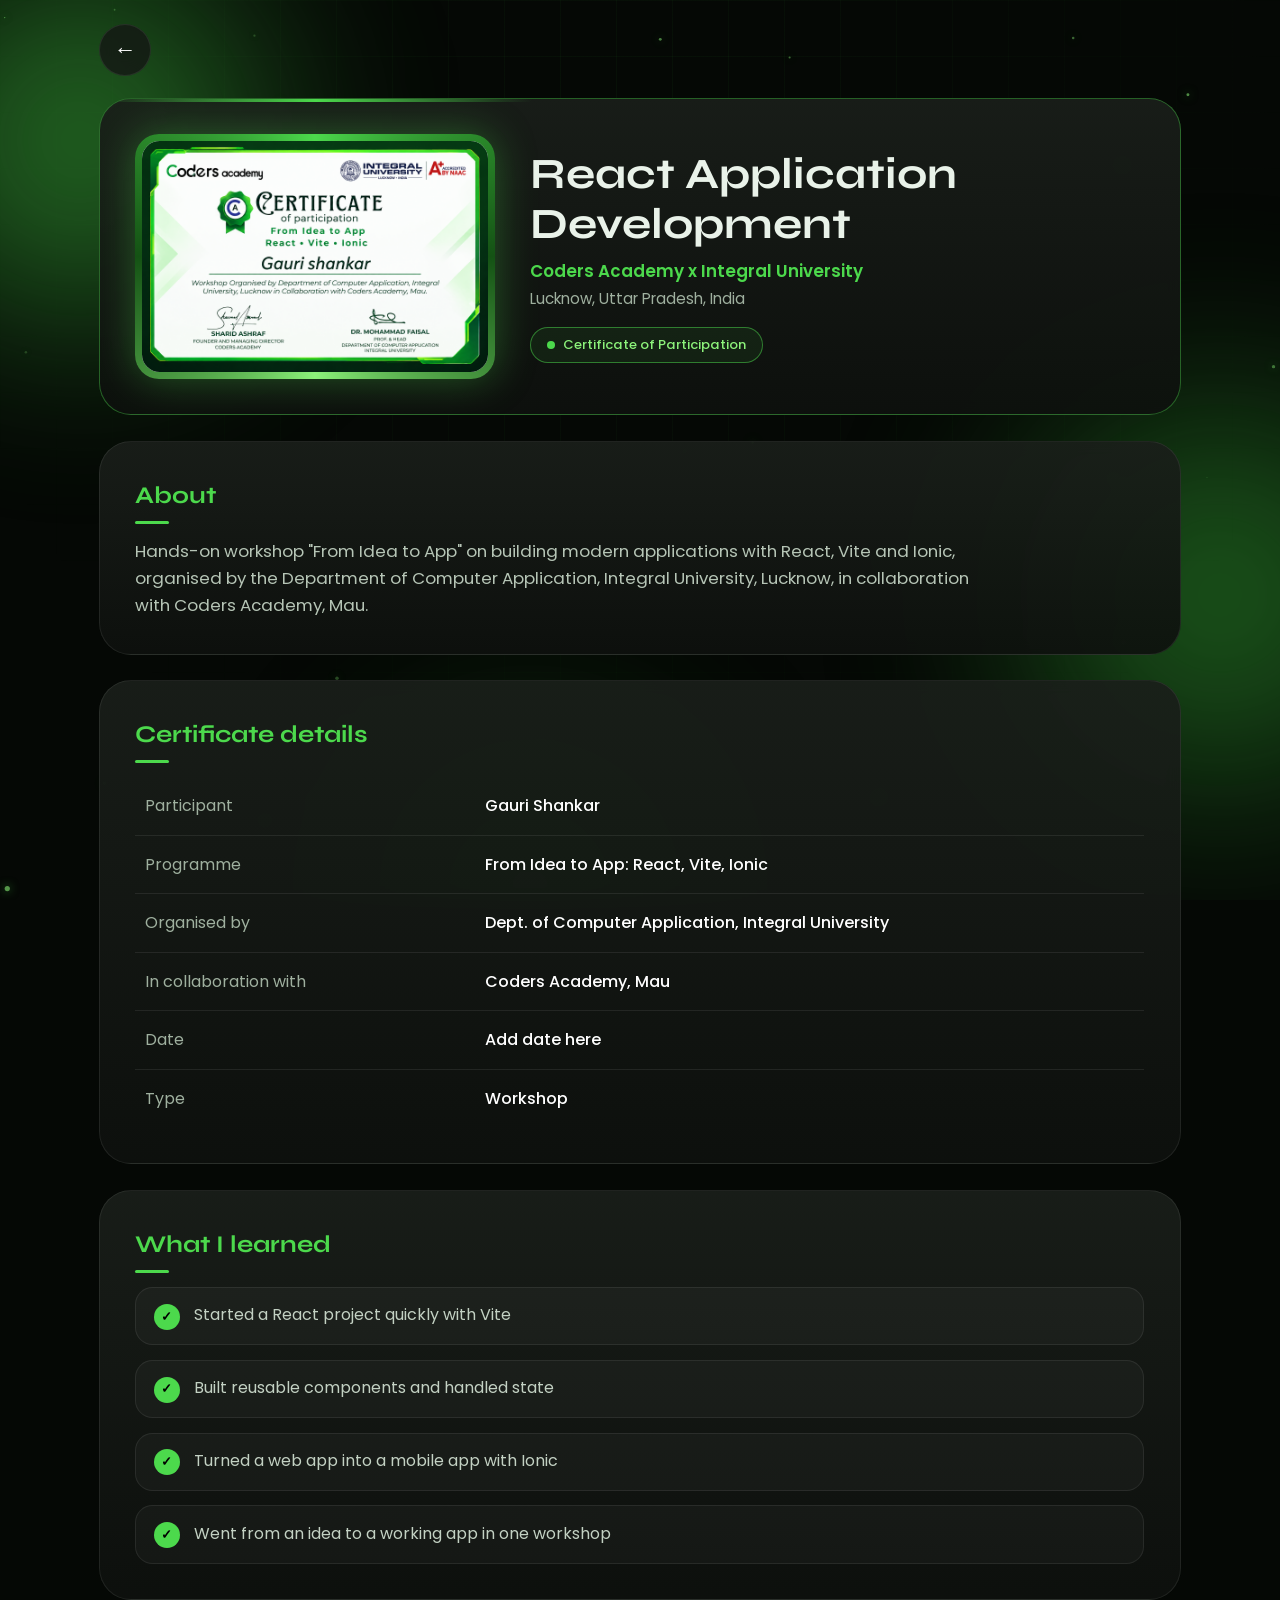
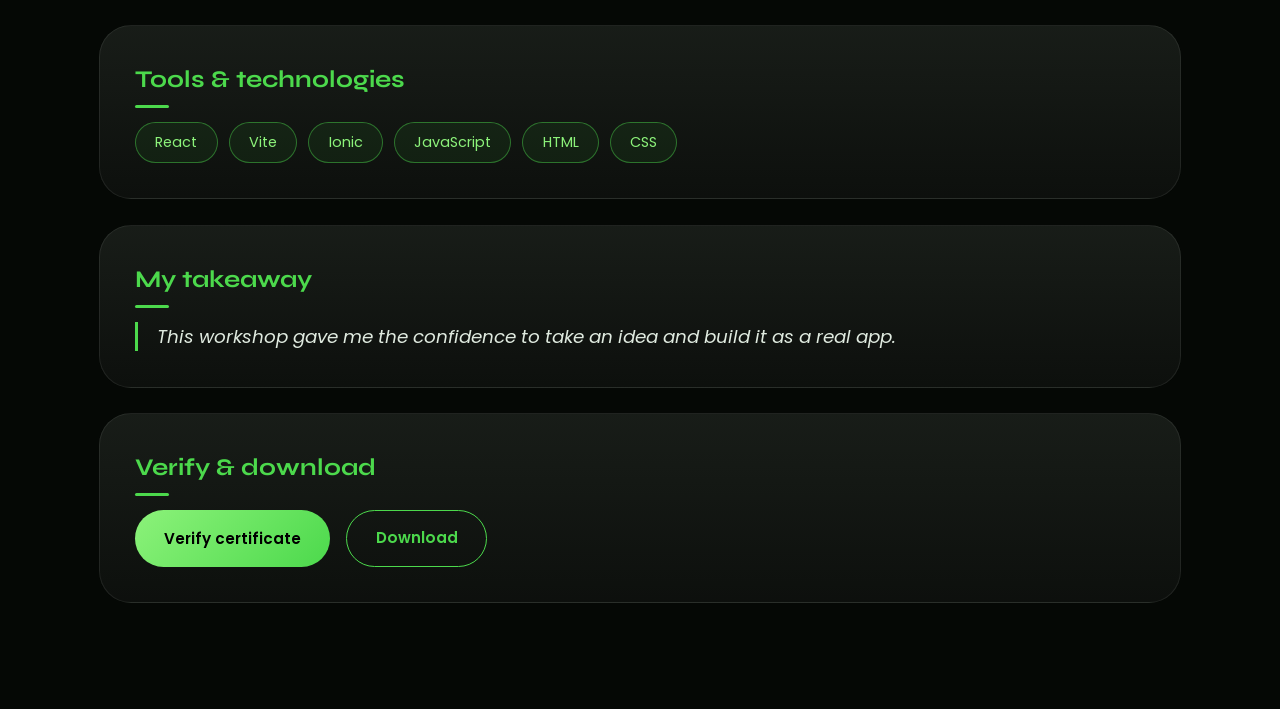
<file: certif.html/certificate-react.html>
<!doctype html>
<html lang="en">
  <head>
    <meta charset="UTF-8" />
    <meta name="viewport" content="width=device-width, initial-scale=1" />
    <title>React Application Development | Gauri Shankar</title>
    <link rel="preconnect" href="https://fonts.googleapis.com" />
    <link rel="preconnect" href="https://fonts.gstatic.com" crossorigin />
    <link
      href="https://fonts.googleapis.com/css2?family=Poppins:wght@400;500;600&family=Syne:wght@400..800&display=swap"
      rel="stylesheet"
    />

    <style>
      :root {
        --g: #4cd94c; /* main green */
        --g-soft: #8cf27a; /* light green */
        --g-deep: #1f7a1f; /* deep green */
        --card: #141714;
        --bg: #050805;
        --txt: #e9f2e9;
        --mut: #9fb09f;
        --line: rgba(255, 255, 255, 0.08);
      }
      * {
        margin: 0;
        padding: 0;
        box-sizing: border-box;
      }
      html {
        scroll-behavior: smooth;
      }
      body {
        font-family: "Poppins", sans-serif;
        background: var(--bg);
        color: var(--txt);
        min-height: 100vh;
        overflow-x: hidden;
        line-height: 1.6;
      }
      h1,
      h2,
      h3 {
        font-family: "Syne", sans-serif;
      }

      /* ================= BACKGROUND ================= */
      .bg {
        position: fixed;
        inset: 0;
        z-index: -2;
        overflow: hidden;
        background: var(--bg);
      }
      .blob {
        position: absolute;
        border-radius: 50%;
        filter: blur(90px);
        opacity: 0.75;
        will-change: transform;
      }
      .b1 {
        width: 520px;
        height: 520px;
        left: -180px;
        top: -120px;
        background: radial-gradient(circle, #3fbf3f, transparent 70%);
        animation: f1 16s ease-in-out infinite alternate;
      }
      .b2 {
        width: 560px;
        height: 560px;
        right: -220px;
        top: 35%;
        background: radial-gradient(circle, #2f9a2f, transparent 70%);
        animation: f2 19s ease-in-out infinite alternate;
      }
      .b3 {
        width: 420px;
        height: 420px;
        left: 25%;
        bottom: -200px;
        background: radial-gradient(circle, #1c6b1c, transparent 70%);
        animation: f3 22s ease-in-out infinite alternate;
      }
      @keyframes f1 {
        to {
          transform: translate(160px, 120px) scale(1.2);
        }
      }
      @keyframes f2 {
        to {
          transform: translate(-200px, -140px) scale(1.15);
        }
      }
      @keyframes f3 {
        to {
          transform: translate(220px, -90px) scale(1.3);
        }
      }
      /* subtle grid that fades out */
      .grid {
        position: fixed;
        inset: 0;
        z-index: -1;
        pointer-events: none;
        background-image:
          linear-gradient(rgba(76, 217, 76, 0.05) 1px, transparent 1px),
          linear-gradient(90deg, rgba(76, 217, 76, 0.05) 1px, transparent 1px);
        background-size: 56px 56px;
        -webkit-mask-image: radial-gradient(
          900px circle at 50% 20%,
          #000,
          transparent 80%
        );
        mask-image: radial-gradient(
          900px circle at 50% 20%,
          #000,
          transparent 80%
        );
      }
      #particles {
        position: fixed;
        inset: 0;
        z-index: -1;
        pointer-events: none;
      }

      /* ================= LAYOUT ================= */
      .wrap {
        max-width: 1120px;
        margin: 0 auto;
        padding: 1.5rem 1.2rem 5rem;
      }

      /* back button */
      .back {
        width: 52px;
        height: 52px;
        border-radius: 50%;
        border: 1px solid var(--line);
        background: rgba(20, 23, 20, 0.8);
        backdrop-filter: blur(10px);
        color: #fff;
        font-size: 1.4rem;
        display: grid;
        place-items: center;
        margin-bottom: 1.4rem;
        text-decoration: none;
        transition:
          transform 0.4s cubic-bezier(0.3, 1.6, 0.5, 1),
          background 0.3s,
          color 0.3s,
          box-shadow 0.3s;
      }
      .back:hover {
        background: var(--g);
        color: #000;
        transform: translateX(-6px) scale(1.08);
        box-shadow: 0 0 28px rgba(76, 217, 76, 0.6);
      }

      /* ================= CARDS ================= */
      .card {
        position: relative;
        overflow: hidden;
        border-radius: 2rem;
        padding: 2.2rem;
        margin-bottom: 1.6rem;
        background: linear-gradient(
          180deg,
          rgba(26, 31, 26, 0.92),
          rgba(14, 17, 14, 0.92)
        );
        border: 1px solid var(--line);
        backdrop-filter: blur(8px);
        transition:
          border-color 0.4s,
          box-shadow 0.4s,
          transform 0.25s ease-out;
      }
      .card:hover {
        border-color: rgba(76, 217, 76, 0.55);
        box-shadow:
          0 0 45px rgba(76, 217, 76, 0.18),
          0 25px 60px rgba(0, 0, 0, 0.5);
      }

      .title {
        font-size: 1.5rem;
        color: var(--g);
        display: inline-block;
        position: relative;
        margin-bottom: 1.4rem;
      }
      .title::after {
        content: "";
        position: absolute;
        left: 0;
        bottom: -8px;
        height: 3px;
        width: 34px;
        border-radius: 3px;
        background: var(--g);
        transition: width 0.5s;
      }
      .card:hover .title::after {
        width: 100%;
      }

      /* ================= HERO ================= */
      .hero {
        display: flex;
        gap: 2.2rem;
        align-items: center;
        border-color: rgba(76, 217, 76, 0.4);
      }
      .hero::before {
        /* running line on top */
        content: "";
        position: absolute;
        top: 0;
        left: 0;
        height: 3px;
        width: 40%;
        background: linear-gradient(90deg, transparent, var(--g), transparent);
        animation: run 3.2s linear infinite;
      }
      @keyframes run {
        from {
          left: -40%;
        }
        to {
          left: 100%;
        }
      }

      .thumb {
        flex: 0 0 auto;
        width: min(360px, 100%);
        position: relative;
        cursor: zoom-in;
      }
      .ring {
        /* rotating green frame around the certificate */
        padding: 7px;
        border-radius: 1.5rem;
        background: conic-gradient(
          from var(--a, 0deg),
          #4cd94c,
          #145214,
          #8cf27a,
          #145214,
          #4cd94c
        );
        animation: spin 4s linear infinite;
        box-shadow: 0 0 40px rgba(76, 217, 76, 0.35);
      }
      @property --a {
        syntax: "<angle>";
        initial-value: 0deg;
        inherits: false;
      }
      @keyframes spin {
        to {
          --a: 360deg;
        }
      }
      .ring img {
        display: block;
        width: 100%;
        aspect-ratio: 3/2;
        object-fit: cover;
        border-radius: 1.1rem;
        background: #fff;
      }
      .zoom-hint {
        position: absolute;
        right: 14px;
        bottom: 14px;
        background: var(--g);
        color: #000;
        font-size: 0.72rem;
        font-weight: 600;
        padding: 0.3rem 0.8rem;
        border-radius: 99px;
        opacity: 0;
        transform: translateY(8px);
        transition: 0.35s;
      }
      .thumb:hover .zoom-hint {
        opacity: 1;
        transform: none;
      }

      .hero__info {
        min-width: 0;
      }
      .hero__info h1 {
        font-size: clamp(1.7rem, 3.6vw, 2.7rem);
        line-height: 1.15;
        margin-bottom: 0.5rem;
      }
      .role {
        color: var(--g);
        font-weight: 600;
        font-size: 1.05rem;
        margin-bottom: 0.15rem;
      }
      .sub {
        color: var(--mut);
        font-size: 0.95rem;
      }
      .tag {
        display: inline-flex;
        gap: 0.45rem;
        align-items: center;
        margin-top: 1rem;
        padding: 0.4rem 1rem;
        border-radius: 99px;
        border: 1px solid rgba(76, 217, 76, 0.5);
        background: rgba(76, 217, 76, 0.08);
        color: var(--g-soft);
        font-size: 0.82rem;
        font-weight: 500;
      }
      .tag i {
        width: 8px;
        height: 8px;
        border-radius: 50%;
        background: var(--g);
        animation: pulse 1.6s infinite;
      }
      @keyframes pulse {
        0% {
          box-shadow: 0 0 0 0 rgba(76, 217, 76, 0.7);
        }
        100% {
          box-shadow: 0 0 0 10px rgba(76, 217, 76, 0);
        }
      }

      /* ================= CONTENT ================= */
      .about p {
        color: #b6c5b6;
        font-size: 1.05rem;
        max-width: 78ch;
      }

      .row {
        display: grid;
        grid-template-columns: minmax(120px, 1fr) 2fr;
        gap: 1rem;
        padding: 1rem 0.6rem;
        border-bottom: 1px solid var(--line);
        transition:
          background 0.3s,
          padding 0.3s;
      }
      .row:last-child {
        border-bottom: 0;
      }
      .row:hover {
        background: rgba(76, 217, 76, 0.06);
        padding-left: 1.1rem;
        border-radius: 0.8rem;
      }
      .row span {
        color: var(--mut);
      }
      .row b {
        font-weight: 500;
        color: #fff;
        overflow-wrap: anywhere;
      }

      .learn {
        list-style: none;
        display: grid;
        gap: 0.9rem;
      }
      .learn li {
        display: flex;
        gap: 0.9rem;
        align-items: flex-start;
        color: #c3d1c3;
        padding: 0.9rem 1.1rem;
        border-radius: 1.1rem;
        background: rgba(255, 255, 255, 0.03);
        border: 1px solid var(--line);
        transition:
          transform 0.35s cubic-bezier(0.3, 1.4, 0.5, 1),
          border-color 0.3s;
      }
      .learn li:hover {
        transform: translateX(10px);
        border-color: rgba(76, 217, 76, 0.6);
      }
      .learn li::before {
        content: "✓";
        flex: 0 0 auto;
        width: 26px;
        height: 26px;
        border-radius: 50%;
        display: grid;
        place-items: center;
        background: var(--g);
        color: #000;
        font-weight: 700;
        font-size: 0.8rem;
        margin-top: 0.1rem;
      }

      .chips {
        display: flex;
        flex-wrap: wrap;
        gap: 0.7rem;
      }
      .chip {
        padding: 0.5rem 1.2rem;
        border-radius: 99px;
        border: 1px solid rgba(76, 217, 76, 0.45);
        color: var(--g-soft);
        background: rgba(76, 217, 76, 0.07);
        font-size: 0.9rem;
        transition: 0.3s;
      }
      .chip:hover {
        background: var(--g);
        color: #000;
        transform: translateY(-5px) rotate(-3deg);
        box-shadow: 0 10px 25px rgba(76, 217, 76, 0.4);
      }

      .takeaway {
        font-size: 1.15rem;
        color: #dfeadf;
        font-style: italic;
        border-left: 3px solid var(--g);
        padding-left: 1.2rem;
        max-width: 70ch;
      }

      /* buttons */
      .actions {
        display: flex;
        flex-wrap: wrap;
        gap: 1rem;
      }
      .btn {
        display: inline-flex;
        align-items: center;
        gap: 0.6rem;
        padding: 0.95rem 1.8rem;
        border-radius: 99px;
        font-weight: 600;
        font-size: 0.95rem;
        font-family: inherit;
        text-decoration: none;
        border: 1px solid var(--g);
        background: transparent;
        color: var(--g);
        position: relative;
        overflow: hidden;
        transition:
          transform 0.2s ease-out,
          color 0.35s,
          box-shadow 0.35s;
      }
      .btn::before {
        content: "";
        position: absolute;
        inset: 0;
        background: var(--g);
        transform: translateY(101%);
        transition: transform 0.4s cubic-bezier(0.2, 0.8, 0.2, 1);
        z-index: -1;
      }
      .btn:hover {
        color: #000;
        box-shadow: 0 0 30px rgba(76, 217, 76, 0.55);
      }
      .btn:hover::before {
        transform: none;
      }
      .btn.solid {
        background: linear-gradient(135deg, var(--g-soft), var(--g));
        color: #000;
        border: 0;
      }
      .btn.solid:hover {
        box-shadow: 0 0 38px rgba(76, 217, 76, 0.8);
      }
      .btn.off {
        opacity: 0.4;
        pointer-events: none;
      }

      /* ================= ENTRANCE (one orchestrated sequence) ================= */
      .in {
        opacity: 0;
        transform: translateY(50px) scale(0.97);
        filter: blur(6px);
      }
      .go .in {
        animation: rise 0.9s cubic-bezier(0.2, 0.9, 0.25, 1) forwards;
        animation-delay: calc(var(--i) * 0.11s);
      }
      @keyframes rise {
        to {
          opacity: 1;
          transform: none;
          filter: none;
        }
      }

      /* ================= LIGHTBOX ================= */
      .lb {
        position: fixed;
        inset: 0;
        z-index: 9000;
        display: grid;
        place-items: center;
        padding: 1.2rem;
        background: rgba(0, 0, 0, 0.9);
        backdrop-filter: blur(12px);
        opacity: 0;
        visibility: hidden;
        transition: 0.4s;
      }
      .lb.show {
        opacity: 1;
        visibility: visible;
      }
      .lb .ring {
        width: min(1000px, 100%);
        transform: scale(0.7) rotate(-4deg);
        transition: transform 0.6s cubic-bezier(0.2, 1.2, 0.3, 1);
      }
      .lb.show .ring {
        transform: none;
      }
      .lb .ring img {
        aspect-ratio: auto;
        max-height: 82vh;
        object-fit: contain;
      }
      .lb button {
        position: absolute;
        z-index: 10;
        top: 1.2rem;
        right: 1.2rem;
        width: 48px;
        height: 48px;
        border-radius: 50%;
        border: 0;
        font-size: 1.6rem;
        background: linear-gradient(135deg, var(--g-soft), var(--g));
        color: #000;
        transition: transform 0.4s cubic-bezier(0.3, 1.6, 0.5, 1);
      }
      .lb button:hover {
        transform: rotate(180deg) scale(1.1);
      }

      /* ================= RESPONSIVE ================= */
      @media (max-width: 820px) {
        .hero {
          flex-direction: column;
          align-items: flex-start;
        }
        .thumb {
          width: 100%;
        }
        .card {
          padding: 1.5rem;
          border-radius: 1.6rem;
        }
        .row {
          grid-template-columns: 1fr;
          gap: 0.1rem;
        }
      }
      @media (prefers-reduced-motion: reduce) {
        *,
        *::before,
        *::after {
          animation-duration: 0.01ms !important;
          animation-iteration-count: 1 !important;
          transition-duration: 0.01ms !important;
        }
        .in {
          opacity: 1;
          transform: none;
          filter: none;
        }
      }
      /* ===== EXTRA RESPONSIVE (phone) ===== */
      .ring img {
        object-fit: contain;
      }
      @media (max-width: 600px) {
        .wrap {
          padding: 1rem 0.9rem 3.5rem;
        }
        .back {
          width: 46px;
          height: 46px;
          margin-bottom: 1rem;
        }
        .card {
          padding: 1.2rem;
          border-radius: 1.4rem;
          margin-bottom: 1.1rem;
        }
        .hero {
          gap: 1.4rem;
        }
        .hero__info h1 {
          font-size: 1.65rem;
        }
        .role {
          font-size: 1rem;
        }
        .title {
          font-size: 1.25rem;
          margin-bottom: 1.2rem;
        }
        .about p {
          font-size: 0.98rem;
        }
        .takeaway {
          font-size: 1.02rem;
        }
        .learn li {
          padding: 0.8rem 0.9rem;
          font-size: 0.95rem;
        }
        .learn li:hover {
          transform: none;
        }
        .actions {
          flex-direction: column;
        }
        .btn {
          width: 100%;
          justify-content: center;
        }
        .chip {
          font-size: 0.85rem;
          padding: 0.45rem 1rem;
        }
        .blob {
          filter: blur(60px);
        }
        .b1,
        .b2,
        .b3 {
          width: 300px;
          height: 300px;
        }
        .zoom-hint {
          opacity: 1;
          transform: none;
        }
        .lb {
          padding: 0.6rem;
        }
        .lb button {
          top: 0.6rem;
          right: 0.6rem;
          width: 42px;
          height: 42px;
        }
        .lb .ring {
          padding: 5px;
        }
      }
      @media (max-width: 360px) {
        .hero__info h1 {
          font-size: 1.45rem;
        }
        .tag {
          font-size: 0.75rem;
          padding: 0.35rem 0.8rem;
        }
      }
      /* ===== VERIFY POPUP ===== */
      .vm {
        position: fixed;
        inset: 0;
        z-index: 9500;
        display: grid;
        place-items: center;
        padding: 1.2rem;
        background: rgba(0, 0, 0, 0.88);
        backdrop-filter: blur(12px);
        opacity: 0;
        visibility: hidden;
        transition: 0.35s;
      }
      .vm.show {
        opacity: 1;
        visibility: visible;
      }
      .vm__box {
        position: relative;
        width: min(440px, 100%);
        max-height: 92vh;
        overflow-y: auto;
        padding: 2.2rem 1.6rem 1.8rem;
        text-align: center;
        border-radius: 2rem;
        background: linear-gradient(180deg, #1f3d1f, #0d150d 60%, #050805);
        border: 1px solid var(--g);
        box-shadow: 0 0 70px rgba(76, 217, 76, 0.35);
        transform: translateY(60px) scale(0.85);
        transition: transform 0.6s cubic-bezier(0.2, 1.2, 0.3, 1);
      }
      .vm.show .vm__box {
        transform: none;
      }
      .vm__close {
        position: absolute;
        top: 0.8rem;
        right: 0.8rem;
        width: 38px;
        height: 38px;
        border-radius: 50%;
        border: 0;
        font-size: 1.4rem;
        line-height: 1;
        background: rgba(255, 255, 255, 0.08);
        color: #fff;
        cursor: pointer;
        transition: 0.3s;
      }
      .vm__close:hover {
        background: var(--g);
        color: #000;
        transform: rotate(90deg);
      }
      .vm__badge {
        position: relative;
        width: 104px;
        height: 104px;
        margin: 0 auto 1.1rem;
      }
      .vm__spin {
        position: absolute;
        inset: 0;
        border-radius: 50%;
        border: 4px solid rgba(76, 217, 76, 0.18);
        border-top-color: var(--g);
        animation: vmspin 0.9s linear infinite;
        opacity: 0;
      }
      .vm.checking .vm__spin {
        opacity: 1;
      }
      @keyframes vmspin {
        to {
          transform: rotate(360deg);
        }
      }
      .vm__tick {
        position: absolute;
        inset: 0;
        width: 100%;
        height: 100%;
        opacity: 0;
        transform: scale(0.6);
        transition: 0.4s;
      }
      .vm.done .vm__tick {
        opacity: 1;
        transform: none;
      }
      .vm__circ {
        fill: rgba(76, 217, 76, 0.12);
        stroke: var(--g);
        stroke-width: 2.5;
        stroke-dasharray: 145;
        stroke-dashoffset: 145;
      }
      .vm__path {
        fill: none;
        stroke: var(--g-soft);
        stroke-width: 4;
        stroke-linecap: round;
        stroke-linejoin: round;
        stroke-dasharray: 40;
        stroke-dashoffset: 40;
      }
      .vm.done .vm__circ {
        animation: vmdraw 0.7s ease forwards;
      }
      .vm.done .vm__path {
        animation: vmdraw 0.5s 0.5s ease forwards;
      }
      @keyframes vmdraw {
        to {
          stroke-dashoffset: 0;
        }
      }
      .vm.done .vm__badge {
        animation: vmglow 1.6s ease-out 0.3s 1 both;
      }
      @keyframes vmglow {
        0% {
          filter: drop-shadow(0 0 0 rgba(76, 217, 76, 0));
        }
        40% {
          filter: drop-shadow(0 0 28px rgba(76, 217, 76, 0.9));
        }
        100% {
          filter: drop-shadow(0 0 10px rgba(76, 217, 76, 0.4));
        }
      }
      .vm__status {
        display: none;
      }
      .vm.checking .vm__status--check {
        display: block;
        color: var(--mut);
        font-size: 1rem;
      }
      .vm.done .vm__status--done {
        display: block;
        font-size: 2.1rem;
        color: var(--g);
        animation: vmup 0.5s 0.3s both;
      }
      .vm__after {
        display: none;
        margin-top: 0.8rem;
      }
      .vm.done .vm__after {
        display: block;
        animation: vmup 0.6s 0.55s both;
      }
      @keyframes vmup {
        from {
          opacity: 0;
          transform: translateY(18px);
        }
        to {
          opacity: 1;
          transform: none;
        }
      }
      .vm__title {
        font-family: "Syne", sans-serif;
        font-size: 1.15rem;
        color: #fff;
        margin-bottom: 1rem;
      }
      .vm__row {
        display: flex;
        justify-content: space-between;
        gap: 1rem;
        padding: 0.65rem 0.2rem;
        border-bottom: 1px solid var(--line);
        text-align: left;
        font-size: 0.9rem;
      }
      .vm__row span {
        color: var(--mut);
        flex: 0 0 auto;
      }
      .vm__row b {
        font-weight: 500;
        color: #fff;
        text-align: right;
        overflow-wrap: anywhere;
      }
      .vm__note {
        margin: 0.9rem 0 1rem;
        font-size: 0.75rem;
        color: var(--mut);
      }
      .vm__link {
        display: none;
      }
      .vm__link.on {
        display: inline-flex;
      }
      :focus-visible {
        outline: 2px solid var(--g-soft);
        outline-offset: 3px;
      }
    </style>
  </head>

  <body>
    <div class="bg">
      <div class="blob b1"></div>
      <div class="blob b2"></div>
      <div class="blob b3"></div>
    </div>
    <div class="grid"></div>
    <canvas id="particles"></canvas>

    <main class="wrap go">
      <a
        class="back in"
        style="--i: 0"
        href="/index.html#home"
        aria-label="Go back"
        >&larr;</a
      >

      <!-- HERO -->
      <section class="card hero in" style="--i: 1">
        <div
          class="thumb"
          id="thumb"
          tabindex="0"
          role="button"
          aria-label="Zoom certificate"
        >
          <div class="ring">
            <img
              id="heroImg"
              src="../assets/img/227ddcc3-5718-4e06-9c8b-0b3b895065d0.png"
              alt="React Application Development certificate"
            />
          </div>
          <span class="zoom-hint">Tap to zoom</span>
        </div>
        <div class="hero__info">
          <h1>React Application Development</h1>
          <p class="role">Coders Academy x Integral University</p>
          <p class="sub">Lucknow, Uttar Pradesh, India</p>
          <span class="tag"><i></i>Certificate of Participation</span>
        </div>
      </section>

      <!-- ABOUT -->
      <section class="card about in" style="--i: 2">
        <h2 class="title">About</h2>
        <p>
          Hands-on workshop "From Idea to App" on building modern applications
          with React, Vite and Ionic, organised by the Department of Computer
          Application, Integral University, Lucknow, in collaboration with
          Coders Academy, Mau.
        </p>
      </section>

      <!-- DETAILS -->
      <section class="card in" style="--i: 3">
        <h2 class="title">Certificate details</h2>
        <div class="row"><span>Participant</span><b>Gauri Shankar</b></div>
        <div class="row">
          <span>Programme</span><b>From Idea to App: React, Vite, Ionic</b>
        </div>
        <div class="row">
          <span>Organised by</span
          ><b>Dept. of Computer Application, Integral University</b>
        </div>
        <div class="row">
          <span>In collaboration with</span><b>Coders Academy, Mau</b>
        </div>
        <div class="row"><span>Date</span><b>Add date here</b></div>
        <div class="row"><span>Type</span><b>Workshop</b></div>
      </section>

      <!-- LEARNED -->
      <section class="card in" style="--i: 4">
        <h2 class="title">What I learned</h2>
        <ul class="learn">
          <li>Started a React project quickly with Vite</li>
          <li>Built reusable components and handled state</li>
          <li>Turned a web app into a mobile app with Ionic</li>
          <li>Went from an idea to a working app in one workshop</li>
        </ul>
      </section>

      <!-- TOOLS -->
      <section class="card in" style="--i: 5">
        <h2 class="title">Tools &amp; technologies</h2>
        <div class="chips">
          <span class="chip">React</span><span class="chip">Vite</span
          ><span class="chip">Ionic</span> <span class="chip">JavaScript</span
          ><span class="chip">HTML</span><span class="chip">CSS</span>
        </div>
      </section>

      <!-- TAKEAWAY -->
      <section class="card in" style="--i: 6">
        <h2 class="title">My takeaway</h2>
        <p class="takeaway">
          This workshop gave me the confidence to take an idea and build it as a
          real app.
        </p>
      </section>

      <!-- ACTIONS -->
      <section class="card in" style="--i: 7">
        <h2 class="title">Verify &amp; download</h2>
        <div class="actions">
          <!-- verify link mil jaye to # ki jagah daalo -->
          <button
            class="btn solid"
            type="button"
            id="verifyBtn"
            data-name="Gauri Shankar"
            data-title="React Application Development"
            data-issuer="Coders Academy x Integral University"
            data-date=""
            data-id=""
            data-link=""
          >
            Verify certificate
          </button>
          <a
            class="btn"
            href="../assets/img/227ddcc3-5718-4e06-9c8b-0b3b895065d0.png"
            download
            >Download</a
          >
        </div>
      </section>
    </main>

    <!-- verify popup -->
    <div
      class="vm"
      id="vm"
      role="dialog"
      aria-modal="true"
      aria-label="Certificate verification"
    >
      <div class="vm__box">
        <button
          class="vm__close"
          type="button"
          aria-label="Close"
          onclick="
            document
              .getElementById('vm')
              .classList.remove('show', 'checking', 'done')
          "
        >
          &times;
        </button>
        <div class="vm__badge">
          <span class="vm__spin"></span>
          <svg class="vm__tick" viewBox="0 0 52 52">
            <circle class="vm__circ" cx="26" cy="26" r="23" />
            <path class="vm__path" d="M15 27l8 8 15-17" />
          </svg>
        </div>
        <p class="vm__status vm__status--check">Verifying certificate…</p>
        <h3 class="vm__status vm__status--done">Verified</h3>
        <div class="vm__after">
          <p class="vm__title" id="vmTitle"></p>
          <div id="vmRows"></div>
          <p class="vm__note">Details as printed on the certificate.</p>
          <a class="btn vm__link" id="vmLink" target="_blank" rel="noopener"
            >Open official verification</a
          >
        </div>
      </div>
    </div>

    <!-- lightbox -->
    <div class="lb" id="lb">
      <button
        id="lbClose"
        aria-label="Close"
        onclick="document.getElementById('lb').classList.remove('show')"
      >
        &times;
      </button>
      <div class="ring">
        <img
          id="lbImg"
          src="../assets/img/227ddcc3-5718-4e06-9c8b-0b3b895065d0.png"
          alt="React certificate full size"
        />
      </div>
    </div>

    <script>
      const $ = (id) => document.getElementById(id);

      /* zoom popup: header wali image hi dikhegi (koi element na mile to bhi error nahi aayega) */
      const lb = $("lb");
      const openLb = () => {
        $("lbImg").src = $("heroImg").src;
        lb.classList.add("show");
      };
      const closeLb = () => lb.classList.remove("show");
      $("thumb")?.addEventListener("click", openLb);
      $("thumb")?.addEventListener("keydown", (e) => {
        if (e.key === "Enter") openLb();
      });
      lb.addEventListener("click", (e) => {
        if (e.target === lb || e.target.closest("button")) closeLb();
      });
      document.addEventListener("keydown", (e) => {
        if (e.key === "Escape") closeLb();
      });

      /* verify popup: tap -> "Verifying..." -> Verified */
      const vm = $("vm"),
        vBtn = $("verifyBtn");
      function openVm() {
        const d = vBtn.dataset;
        $("vmTitle").textContent = d.title;
        const rows = [
          ["Participant", d.name],
          ["Issued by", d.issuer],
          ["Issued on", d.date],
          ["Certificate ID", d.id],
        ];
        $("vmRows").innerHTML = rows
          .filter((r) => r[1])
          .map(
            (r) =>
              `<div class="vm__row"><span>${r[0]}</span><b>${r[1]}</b></div>`,
          )
          .join("");
        const link = $("vmLink");
        if (d.link) {
          link.href = d.link;
          link.classList.add("on");
        } else {
          link.classList.remove("on");
        }
        vm.classList.remove("done");
        vm.classList.add("show", "checking");
        clearTimeout(vm._t);
        vm._t = setTimeout(() => {
          vm.classList.remove("checking");
          vm.classList.add("done");
        }, 1600);
      }
      function closeVm() {
        clearTimeout(vm._t);
        vm.classList.remove("show", "checking", "done");
      }
      vBtn?.addEventListener("click", openVm);
      vm?.addEventListener("click", (e) => {
        if (e.target === vm) closeVm();
      });
      document.addEventListener("keydown", (e) => {
        if (e.key === "Escape") closeVm();
      });

      /* floating green particles */
      (function () {
        if (matchMedia("(prefers-reduced-motion:reduce)").matches) return;
        const cv = $("particles"),
          ctx = cv.getContext("2d");
        let W,
          H,
          P = [];
        function size() {
          W = cv.width = innerWidth;
          H = cv.height = innerHeight;
        }
        size();
        addEventListener("resize", size);
        for (let i = 0; i < 38; i++)
          P.push({
            x: Math.random() * innerWidth,
            y: Math.random() * innerHeight,
            r: Math.random() * 2 + 0.6,
            v: Math.random() * 0.35 + 0.1,
            o: Math.random() * 0.5 + 0.15,
          });
        (function draw() {
          ctx.clearRect(0, 0, W, H);
          P.forEach((p) => {
            p.y -= p.v;
            if (p.y < -5) {
              p.y = H + 5;
              p.x = Math.random() * W;
            }
            ctx.beginPath();
            ctx.arc(p.x, p.y, p.r, 0, 6.283);
            ctx.fillStyle = `rgba(140,242,122,${p.o})`;
            ctx.shadowColor = "#4cd94c";
            ctx.shadowBlur = 10;
            ctx.fill();
          });
          requestAnimationFrame(draw);
        })();
      })();
    </script>
  </body>
</html>
</file>
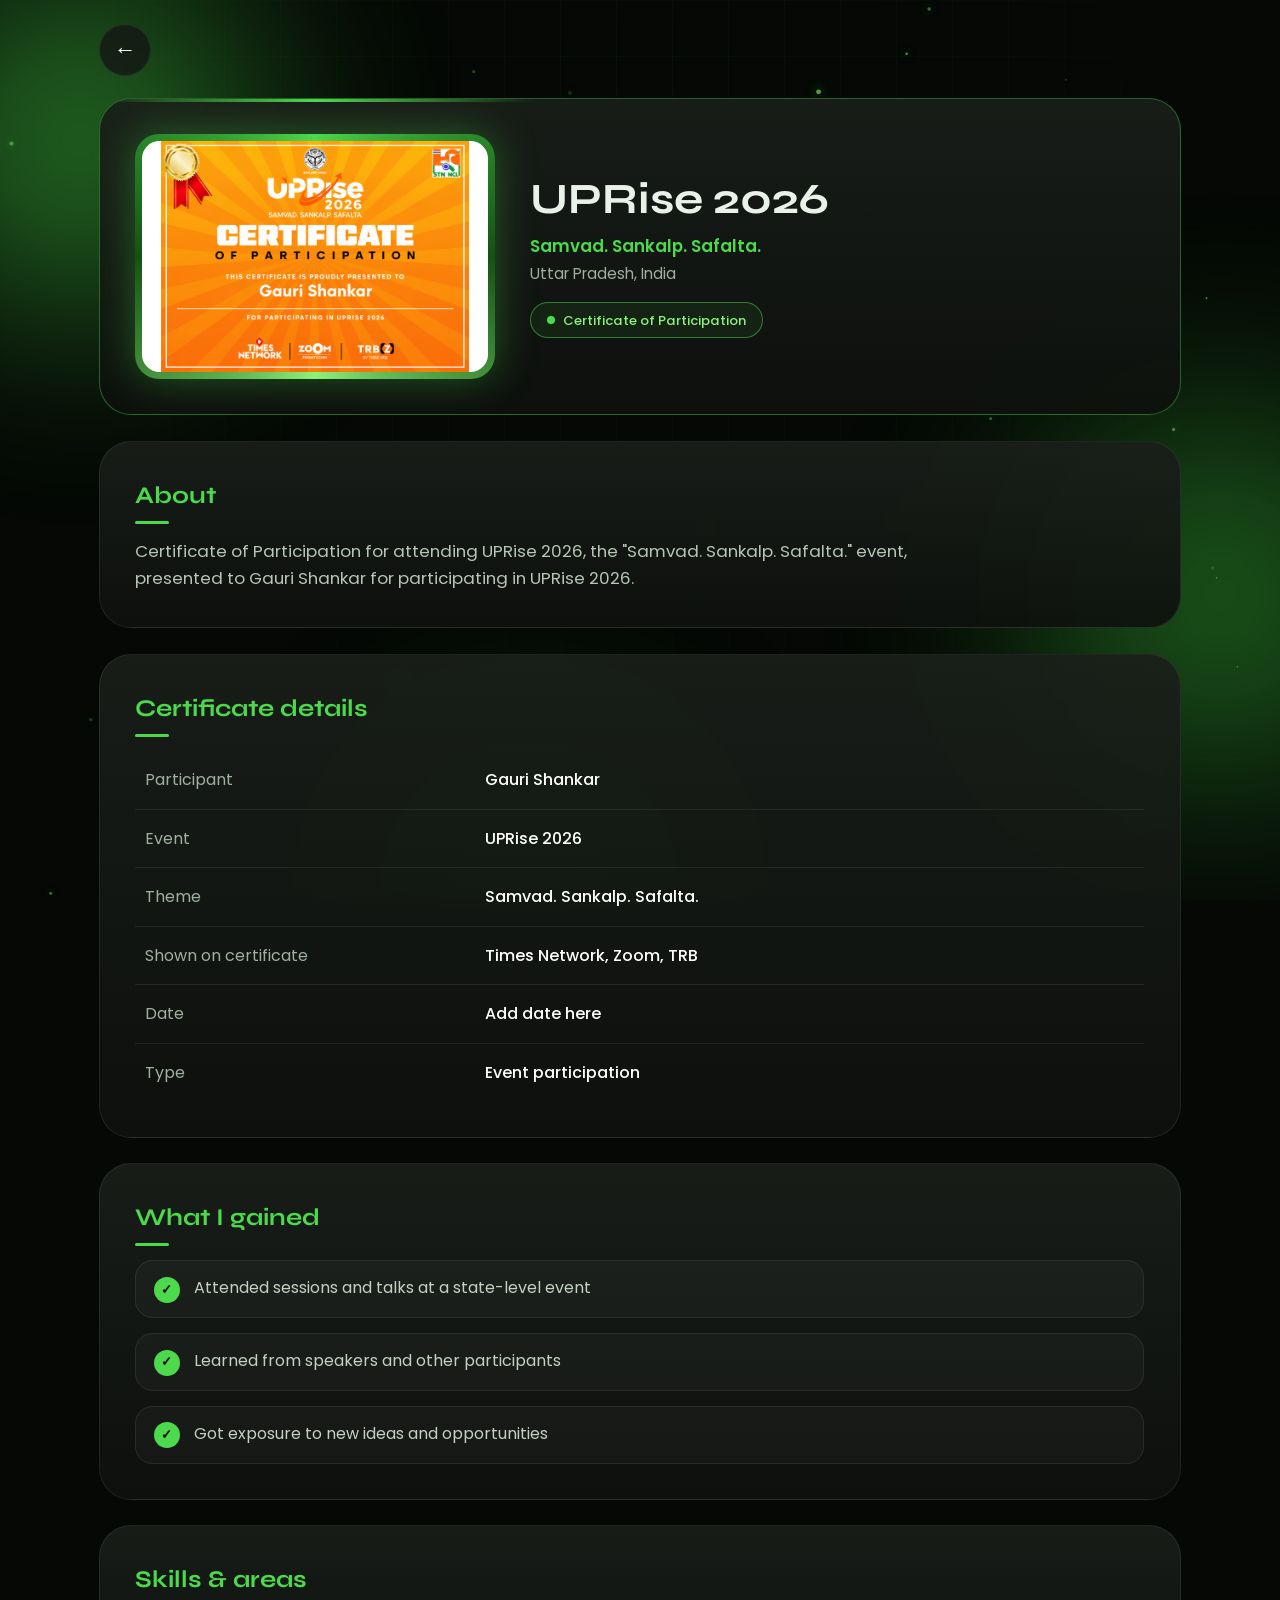
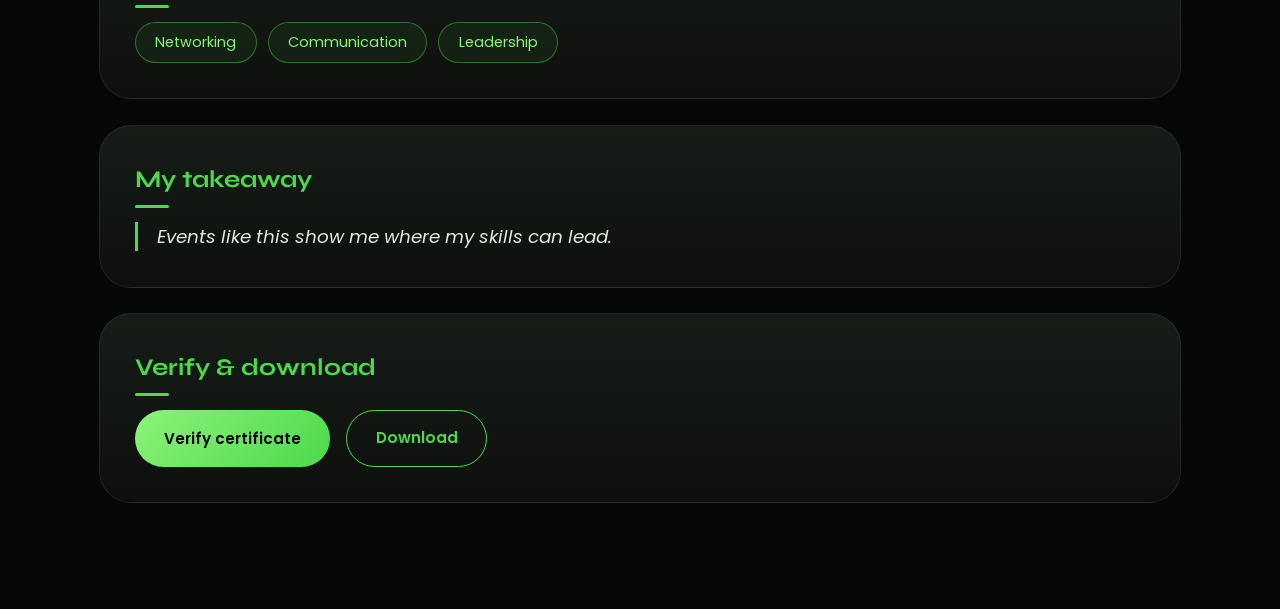
<file: certif.html/certificate-uprise.html>
<!doctype html>
<html lang="en">
  <head>
    <meta charset="UTF-8" />
    <meta name="viewport" content="width=device-width, initial-scale=1" />
    <title>UPRise 2026 | Gauri Shankar</title>
    <link rel="preconnect" href="https://fonts.googleapis.com" />
    <link rel="preconnect" href="https://fonts.gstatic.com" crossorigin />
    <link
      href="https://fonts.googleapis.com/css2?family=Poppins:wght@400;500;600&family=Syne:wght@400..800&display=swap"
      rel="stylesheet"
    />

    <style>
      :root {
        --g: #4cd94c; /* main green */
        --g-soft: #8cf27a; /* light green */
        --g-deep: #1f7a1f; /* deep green */
        --card: #141714;
        --bg: #050805;
        --txt: #e9f2e9;
        --mut: #9fb09f;
        --line: rgba(255, 255, 255, 0.08);
      }
      * {
        margin: 0;
        padding: 0;
        box-sizing: border-box;
      }
      html {
        scroll-behavior: smooth;
      }
      body {
        font-family: "Poppins", sans-serif;
        background: var(--bg);
        color: var(--txt);
        min-height: 100vh;
        overflow-x: hidden;
        line-height: 1.6;
      }
      h1,
      h2,
      h3 {
        font-family: "Syne", sans-serif;
      }

      /* ================= BACKGROUND ================= */
      .bg {
        position: fixed;
        inset: 0;
        z-index: -2;
        overflow: hidden;
        background: var(--bg);
      }
      .blob {
        position: absolute;
        border-radius: 50%;
        filter: blur(90px);
        opacity: 0.75;
        will-change: transform;
      }
      .b1 {
        width: 520px;
        height: 520px;
        left: -180px;
        top: -120px;
        background: radial-gradient(circle, #3fbf3f, transparent 70%);
        animation: f1 16s ease-in-out infinite alternate;
      }
      .b2 {
        width: 560px;
        height: 560px;
        right: -220px;
        top: 35%;
        background: radial-gradient(circle, #2f9a2f, transparent 70%);
        animation: f2 19s ease-in-out infinite alternate;
      }
      .b3 {
        width: 420px;
        height: 420px;
        left: 25%;
        bottom: -200px;
        background: radial-gradient(circle, #1c6b1c, transparent 70%);
        animation: f3 22s ease-in-out infinite alternate;
      }
      @keyframes f1 {
        to {
          transform: translate(160px, 120px) scale(1.2);
        }
      }
      @keyframes f2 {
        to {
          transform: translate(-200px, -140px) scale(1.15);
        }
      }
      @keyframes f3 {
        to {
          transform: translate(220px, -90px) scale(1.3);
        }
      }
      /* subtle grid that fades out */
      .grid {
        position: fixed;
        inset: 0;
        z-index: -1;
        pointer-events: none;
        background-image:
          linear-gradient(rgba(76, 217, 76, 0.05) 1px, transparent 1px),
          linear-gradient(90deg, rgba(76, 217, 76, 0.05) 1px, transparent 1px);
        background-size: 56px 56px;
        -webkit-mask-image: radial-gradient(
          900px circle at 50% 20%,
          #000,
          transparent 80%
        );
        mask-image: radial-gradient(
          900px circle at 50% 20%,
          #000,
          transparent 80%
        );
      }
      #particles {
        position: fixed;
        inset: 0;
        z-index: -1;
        pointer-events: none;
      }

      /* ================= LAYOUT ================= */
      .wrap {
        max-width: 1120px;
        margin: 0 auto;
        padding: 1.5rem 1.2rem 5rem;
      }

      /* back button */
      .back {
        width: 52px;
        height: 52px;
        border-radius: 50%;
        border: 1px solid var(--line);
        background: rgba(20, 23, 20, 0.8);
        backdrop-filter: blur(10px);
        color: #fff;
        font-size: 1.4rem;
        display: grid;
        place-items: center;
        margin-bottom: 1.4rem;
        text-decoration: none;
        transition:
          transform 0.4s cubic-bezier(0.3, 1.6, 0.5, 1),
          background 0.3s,
          color 0.3s,
          box-shadow 0.3s;
      }
      .back:hover {
        background: var(--g);
        color: #000;
        transform: translateX(-6px) scale(1.08);
        box-shadow: 0 0 28px rgba(76, 217, 76, 0.6);
      }

      /* ================= CARDS ================= */
      .card {
        position: relative;
        overflow: hidden;
        border-radius: 2rem;
        padding: 2.2rem;
        margin-bottom: 1.6rem;
        background: linear-gradient(
          180deg,
          rgba(26, 31, 26, 0.92),
          rgba(14, 17, 14, 0.92)
        );
        border: 1px solid var(--line);
        backdrop-filter: blur(8px);
        transition:
          border-color 0.4s,
          box-shadow 0.4s,
          transform 0.25s ease-out;
      }
      .card:hover {
        border-color: rgba(76, 217, 76, 0.55);
        box-shadow:
          0 0 45px rgba(76, 217, 76, 0.18),
          0 25px 60px rgba(0, 0, 0, 0.5);
      }

      .title {
        font-size: 1.5rem;
        color: var(--g);
        display: inline-block;
        position: relative;
        margin-bottom: 1.4rem;
      }
      .title::after {
        content: "";
        position: absolute;
        left: 0;
        bottom: -8px;
        height: 3px;
        width: 34px;
        border-radius: 3px;
        background: var(--g);
        transition: width 0.5s;
      }
      .card:hover .title::after {
        width: 100%;
      }

      /* ================= HERO ================= */
      .hero {
        display: flex;
        gap: 2.2rem;
        align-items: center;
        border-color: rgba(76, 217, 76, 0.4);
      }
      .hero::before {
        /* running line on top */
        content: "";
        position: absolute;
        top: 0;
        left: 0;
        height: 3px;
        width: 40%;
        background: linear-gradient(90deg, transparent, var(--g), transparent);
        animation: run 3.2s linear infinite;
      }
      @keyframes run {
        from {
          left: -40%;
        }
        to {
          left: 100%;
        }
      }

      .thumb {
        flex: 0 0 auto;
        width: min(360px, 100%);
        position: relative;
        cursor: zoom-in;
      }
      .ring {
        /* rotating green frame around the certificate */
        padding: 7px;
        border-radius: 1.5rem;
        background: conic-gradient(
          from var(--a, 0deg),
          #4cd94c,
          #145214,
          #8cf27a,
          #145214,
          #4cd94c
        );
        animation: spin 4s linear infinite;
        box-shadow: 0 0 40px rgba(76, 217, 76, 0.35);
      }
      @property --a {
        syntax: "<angle>";
        initial-value: 0deg;
        inherits: false;
      }
      @keyframes spin {
        to {
          --a: 360deg;
        }
      }
      .ring img {
        display: block;
        width: 100%;
        aspect-ratio: 3/2;
        object-fit: cover;
        border-radius: 1.1rem;
        background: #fff;
      }
      .zoom-hint {
        position: absolute;
        right: 14px;
        bottom: 14px;
        background: var(--g);
        color: #000;
        font-size: 0.72rem;
        font-weight: 600;
        padding: 0.3rem 0.8rem;
        border-radius: 99px;
        opacity: 0;
        transform: translateY(8px);
        transition: 0.35s;
      }
      .thumb:hover .zoom-hint {
        opacity: 1;
        transform: none;
      }

      .hero__info {
        min-width: 0;
      }
      .hero__info h1 {
        font-size: clamp(1.7rem, 3.6vw, 2.7rem);
        line-height: 1.15;
        margin-bottom: 0.5rem;
      }
      .role {
        color: var(--g);
        font-weight: 600;
        font-size: 1.05rem;
        margin-bottom: 0.15rem;
      }
      .sub {
        color: var(--mut);
        font-size: 0.95rem;
      }
      .tag {
        display: inline-flex;
        gap: 0.45rem;
        align-items: center;
        margin-top: 1rem;
        padding: 0.4rem 1rem;
        border-radius: 99px;
        border: 1px solid rgba(76, 217, 76, 0.5);
        background: rgba(76, 217, 76, 0.08);
        color: var(--g-soft);
        font-size: 0.82rem;
        font-weight: 500;
      }
      .tag i {
        width: 8px;
        height: 8px;
        border-radius: 50%;
        background: var(--g);
        animation: pulse 1.6s infinite;
      }
      @keyframes pulse {
        0% {
          box-shadow: 0 0 0 0 rgba(76, 217, 76, 0.7);
        }
        100% {
          box-shadow: 0 0 0 10px rgba(76, 217, 76, 0);
        }
      }

      /* ================= CONTENT ================= */
      .about p {
        color: #b6c5b6;
        font-size: 1.05rem;
        max-width: 78ch;
      }

      .row {
        display: grid;
        grid-template-columns: minmax(120px, 1fr) 2fr;
        gap: 1rem;
        padding: 1rem 0.6rem;
        border-bottom: 1px solid var(--line);
        transition:
          background 0.3s,
          padding 0.3s;
      }
      .row:last-child {
        border-bottom: 0;
      }
      .row:hover {
        background: rgba(76, 217, 76, 0.06);
        padding-left: 1.1rem;
        border-radius: 0.8rem;
      }
      .row span {
        color: var(--mut);
      }
      .row b {
        font-weight: 500;
        color: #fff;
        overflow-wrap: anywhere;
      }

      .learn {
        list-style: none;
        display: grid;
        gap: 0.9rem;
      }
      .learn li {
        display: flex;
        gap: 0.9rem;
        align-items: flex-start;
        color: #c3d1c3;
        padding: 0.9rem 1.1rem;
        border-radius: 1.1rem;
        background: rgba(255, 255, 255, 0.03);
        border: 1px solid var(--line);
        transition:
          transform 0.35s cubic-bezier(0.3, 1.4, 0.5, 1),
          border-color 0.3s;
      }
      .learn li:hover {
        transform: translateX(10px);
        border-color: rgba(76, 217, 76, 0.6);
      }
      .learn li::before {
        content: "✓";
        flex: 0 0 auto;
        width: 26px;
        height: 26px;
        border-radius: 50%;
        display: grid;
        place-items: center;
        background: var(--g);
        color: #000;
        font-weight: 700;
        font-size: 0.8rem;
        margin-top: 0.1rem;
      }

      .chips {
        display: flex;
        flex-wrap: wrap;
        gap: 0.7rem;
      }
      .chip {
        padding: 0.5rem 1.2rem;
        border-radius: 99px;
        border: 1px solid rgba(76, 217, 76, 0.45);
        color: var(--g-soft);
        background: rgba(76, 217, 76, 0.07);
        font-size: 0.9rem;
        transition: 0.3s;
      }
      .chip:hover {
        background: var(--g);
        color: #000;
        transform: translateY(-5px) rotate(-3deg);
        box-shadow: 0 10px 25px rgba(76, 217, 76, 0.4);
      }

      .takeaway {
        font-size: 1.15rem;
        color: #dfeadf;
        font-style: italic;
        border-left: 3px solid var(--g);
        padding-left: 1.2rem;
        max-width: 70ch;
      }

      /* buttons */
      .actions {
        display: flex;
        flex-wrap: wrap;
        gap: 1rem;
      }
      .btn {
        display: inline-flex;
        align-items: center;
        gap: 0.6rem;
        padding: 0.95rem 1.8rem;
        border-radius: 99px;
        font-weight: 600;
        font-size: 0.95rem;
        font-family: inherit;
        text-decoration: none;
        border: 1px solid var(--g);
        background: transparent;
        color: var(--g);
        position: relative;
        overflow: hidden;
        transition:
          transform 0.2s ease-out,
          color 0.35s,
          box-shadow 0.35s;
      }
      .btn::before {
        content: "";
        position: absolute;
        inset: 0;
        background: var(--g);
        transform: translateY(101%);
        transition: transform 0.4s cubic-bezier(0.2, 0.8, 0.2, 1);
        z-index: -1;
      }
      .btn:hover {
        color: #000;
        box-shadow: 0 0 30px rgba(76, 217, 76, 0.55);
      }
      .btn:hover::before {
        transform: none;
      }
      .btn.solid {
        background: linear-gradient(135deg, var(--g-soft), var(--g));
        color: #000;
        border: 0;
      }
      .btn.solid:hover {
        box-shadow: 0 0 38px rgba(76, 217, 76, 0.8);
      }
      .btn.off {
        opacity: 0.4;
        pointer-events: none;
      }

      /* ================= ENTRANCE (one orchestrated sequence) ================= */
      .in {
        opacity: 0;
        transform: translateY(50px) scale(0.97);
        filter: blur(6px);
      }
      .go .in {
        animation: rise 0.9s cubic-bezier(0.2, 0.9, 0.25, 1) forwards;
        animation-delay: calc(var(--i) * 0.11s);
      }
      @keyframes rise {
        to {
          opacity: 1;
          transform: none;
          filter: none;
        }
      }

      /* ================= LIGHTBOX ================= */
      .lb {
        position: fixed;
        inset: 0;
        z-index: 9000;
        display: grid;
        place-items: center;
        padding: 1.2rem;
        background: rgba(0, 0, 0, 0.9);
        backdrop-filter: blur(12px);
        opacity: 0;
        visibility: hidden;
        transition: 0.4s;
      }
      .lb.show {
        opacity: 1;
        visibility: visible;
      }
      .lb .ring {
        width: min(1000px, 100%);
        transform: scale(0.7) rotate(-4deg);
        transition: transform 0.6s cubic-bezier(0.2, 1.2, 0.3, 1);
      }
      .lb.show .ring {
        transform: none;
      }
      .lb .ring img {
        aspect-ratio: auto;
        max-height: 82vh;
        object-fit: contain;
      }
      .lb button {
        position: absolute;
        z-index: 10;
        top: 1.2rem;
        right: 1.2rem;
        width: 48px;
        height: 48px;
        border-radius: 50%;
        border: 0;
        font-size: 1.6rem;
        background: linear-gradient(135deg, var(--g-soft), var(--g));
        color: #000;
        transition: transform 0.4s cubic-bezier(0.3, 1.6, 0.5, 1);
      }
      .lb button:hover {
        transform: rotate(180deg) scale(1.1);
      }

      /* ================= RESPONSIVE ================= */
      @media (max-width: 820px) {
        .hero {
          flex-direction: column;
          align-items: flex-start;
        }
        .thumb {
          width: 100%;
        }
        .card {
          padding: 1.5rem;
          border-radius: 1.6rem;
        }
        .row {
          grid-template-columns: 1fr;
          gap: 0.1rem;
        }
      }
      @media (prefers-reduced-motion: reduce) {
        *,
        *::before,
        *::after {
          animation-duration: 0.01ms !important;
          animation-iteration-count: 1 !important;
          transition-duration: 0.01ms !important;
        }
        .in {
          opacity: 1;
          transform: none;
          filter: none;
        }
      }
      /* ===== EXTRA RESPONSIVE (phone) ===== */
      .ring img {
        object-fit: contain;
      }
      @media (max-width: 600px) {
        .wrap {
          padding: 1rem 0.9rem 3.5rem;
        }
        .back {
          width: 46px;
          height: 46px;
          margin-bottom: 1rem;
        }
        .card {
          padding: 1.2rem;
          border-radius: 1.4rem;
          margin-bottom: 1.1rem;
        }
        .hero {
          gap: 1.4rem;
        }
        .hero__info h1 {
          font-size: 1.65rem;
        }
        .role {
          font-size: 1rem;
        }
        .title {
          font-size: 1.25rem;
          margin-bottom: 1.2rem;
        }
        .about p {
          font-size: 0.98rem;
        }
        .takeaway {
          font-size: 1.02rem;
        }
        .learn li {
          padding: 0.8rem 0.9rem;
          font-size: 0.95rem;
        }
        .learn li:hover {
          transform: none;
        }
        .actions {
          flex-direction: column;
        }
        .btn {
          width: 100%;
          justify-content: center;
        }
        .chip {
          font-size: 0.85rem;
          padding: 0.45rem 1rem;
        }
        .blob {
          filter: blur(60px);
        }
        .b1,
        .b2,
        .b3 {
          width: 300px;
          height: 300px;
        }
        .zoom-hint {
          opacity: 1;
          transform: none;
        }
        .lb {
          padding: 0.6rem;
        }
        .lb button {
          top: 0.6rem;
          right: 0.6rem;
          width: 42px;
          height: 42px;
        }
        .lb .ring {
          padding: 5px;
        }
      }
      @media (max-width: 360px) {
        .hero__info h1 {
          font-size: 1.45rem;
        }
        .tag {
          font-size: 0.75rem;
          padding: 0.35rem 0.8rem;
        }
      }
      /* ===== VERIFY POPUP ===== */
      .vm {
        position: fixed;
        inset: 0;
        z-index: 9500;
        display: grid;
        place-items: center;
        padding: 1.2rem;
        background: rgba(0, 0, 0, 0.88);
        backdrop-filter: blur(12px);
        opacity: 0;
        visibility: hidden;
        transition: 0.35s;
      }
      .vm.show {
        opacity: 1;
        visibility: visible;
      }
      .vm__box {
        position: relative;
        width: min(440px, 100%);
        max-height: 92vh;
        overflow-y: auto;
        padding: 2.2rem 1.6rem 1.8rem;
        text-align: center;
        border-radius: 2rem;
        background: linear-gradient(180deg, #1f3d1f, #0d150d 60%, #050805);
        border: 1px solid var(--g);
        box-shadow: 0 0 70px rgba(76, 217, 76, 0.35);
        transform: translateY(60px) scale(0.85);
        transition: transform 0.6s cubic-bezier(0.2, 1.2, 0.3, 1);
      }
      .vm.show .vm__box {
        transform: none;
      }
      .vm__close {
        position: absolute;
        top: 0.8rem;
        right: 0.8rem;
        width: 38px;
        height: 38px;
        border-radius: 50%;
        border: 0;
        font-size: 1.4rem;
        line-height: 1;
        background: rgba(255, 255, 255, 0.08);
        color: #fff;
        cursor: pointer;
        transition: 0.3s;
      }
      .vm__close:hover {
        background: var(--g);
        color: #000;
        transform: rotate(90deg);
      }
      .vm__badge {
        position: relative;
        width: 104px;
        height: 104px;
        margin: 0 auto 1.1rem;
      }
      .vm__spin {
        position: absolute;
        inset: 0;
        border-radius: 50%;
        border: 4px solid rgba(76, 217, 76, 0.18);
        border-top-color: var(--g);
        animation: vmspin 0.9s linear infinite;
        opacity: 0;
      }
      .vm.checking .vm__spin {
        opacity: 1;
      }
      @keyframes vmspin {
        to {
          transform: rotate(360deg);
        }
      }
      .vm__tick {
        position: absolute;
        inset: 0;
        width: 100%;
        height: 100%;
        opacity: 0;
        transform: scale(0.6);
        transition: 0.4s;
      }
      .vm.done .vm__tick {
        opacity: 1;
        transform: none;
      }
      .vm__circ {
        fill: rgba(76, 217, 76, 0.12);
        stroke: var(--g);
        stroke-width: 2.5;
        stroke-dasharray: 145;
        stroke-dashoffset: 145;
      }
      .vm__path {
        fill: none;
        stroke: var(--g-soft);
        stroke-width: 4;
        stroke-linecap: round;
        stroke-linejoin: round;
        stroke-dasharray: 40;
        stroke-dashoffset: 40;
      }
      .vm.done .vm__circ {
        animation: vmdraw 0.7s ease forwards;
      }
      .vm.done .vm__path {
        animation: vmdraw 0.5s 0.5s ease forwards;
      }
      @keyframes vmdraw {
        to {
          stroke-dashoffset: 0;
        }
      }
      .vm.done .vm__badge {
        animation: vmglow 1.6s ease-out 0.3s 1 both;
      }
      @keyframes vmglow {
        0% {
          filter: drop-shadow(0 0 0 rgba(76, 217, 76, 0));
        }
        40% {
          filter: drop-shadow(0 0 28px rgba(76, 217, 76, 0.9));
        }
        100% {
          filter: drop-shadow(0 0 10px rgba(76, 217, 76, 0.4));
        }
      }
      .vm__status {
        display: none;
      }
      .vm.checking .vm__status--check {
        display: block;
        color: var(--mut);
        font-size: 1rem;
      }
      .vm.done .vm__status--done {
        display: block;
        font-size: 2.1rem;
        color: var(--g);
        animation: vmup 0.5s 0.3s both;
      }
      .vm__after {
        display: none;
        margin-top: 0.8rem;
      }
      .vm.done .vm__after {
        display: block;
        animation: vmup 0.6s 0.55s both;
      }
      @keyframes vmup {
        from {
          opacity: 0;
          transform: translateY(18px);
        }
        to {
          opacity: 1;
          transform: none;
        }
      }
      .vm__title {
        font-family: "Syne", sans-serif;
        font-size: 1.15rem;
        color: #fff;
        margin-bottom: 1rem;
      }
      .vm__row {
        display: flex;
        justify-content: space-between;
        gap: 1rem;
        padding: 0.65rem 0.2rem;
        border-bottom: 1px solid var(--line);
        text-align: left;
        font-size: 0.9rem;
      }
      .vm__row span {
        color: var(--mut);
        flex: 0 0 auto;
      }
      .vm__row b {
        font-weight: 500;
        color: #fff;
        text-align: right;
        overflow-wrap: anywhere;
      }
      .vm__note {
        margin: 0.9rem 0 1rem;
        font-size: 0.75rem;
        color: var(--mut);
      }
      .vm__link {
        display: none;
      }
      .vm__link.on {
        display: inline-flex;
      }
      :focus-visible {
        outline: 2px solid var(--g-soft);
        outline-offset: 3px;
      }
    </style>
  </head>

  <body>
    <div class="bg">
      <div class="blob b1"></div>
      <div class="blob b2"></div>
      <div class="blob b3"></div>
    </div>
    <div class="grid"></div>
    <canvas id="particles"></canvas>

    <main class="wrap go">
      <!-- BACK: seedha home par -->
      <a
        class="back in"
        style="--i: 0"
        href="/index.html#home"
        aria-label="Go back"
        >&larr;</a
      >

      <!-- HERO -->
      <section class="card hero in" style="--i: 1">
        <div
          class="thumb"
          id="thumb"
          tabindex="0"
          role="button"
          aria-label="Zoom certificate"
        >
          <div class="ring">
            <img
              id="heroImg"
              src="../assets/img/170f8621-c389-4b68-aa80-dffcde4de69e.png"
              alt="UPRise 2026 certificate"
            />
          </div>
          <span class="zoom-hint">Tap to zoom</span>
        </div>
        <div class="hero__info">
          <h1>UPRise 2026</h1>
          <p class="role">Samvad. Sankalp. Safalta.</p>
          <p class="sub">Uttar Pradesh, India</p>
          <span class="tag"><i></i>Certificate of Participation</span>
        </div>
      </section>

      <!-- ABOUT -->
      <section class="card about in" style="--i: 2">
        <h2 class="title">About</h2>
        <p>
          Certificate of Participation for attending UPRise 2026, the "Samvad.
          Sankalp. Safalta." event, presented to Gauri Shankar for participating
          in UPRise 2026.
        </p>
      </section>

      <!-- DETAILS -->
      <section class="card in" style="--i: 3">
        <h2 class="title">Certificate details</h2>
        <div class="row"><span>Participant</span><b>Gauri Shankar</b></div>
        <div class="row"><span>Event</span><b>UPRise 2026</b></div>
        <div class="row">
          <span>Theme</span><b>Samvad. Sankalp. Safalta.</b>
        </div>
        <div class="row">
          <span>Shown on certificate</span><b>Times Network, Zoom, TRB</b>
        </div>
        <div class="row"><span>Date</span><b>Add date here</b></div>
        <div class="row"><span>Type</span><b>Event participation</b></div>
      </section>

      <!-- LEARNED -->
      <section class="card in" style="--i: 4">
        <h2 class="title">What I gained</h2>
        <ul class="learn">
          <li>Attended sessions and talks at a state-level event</li>
          <li>Learned from speakers and other participants</li>
          <li>Got exposure to new ideas and opportunities</li>
        </ul>
      </section>

      <!-- SKILLS -->
      <section class="card in" style="--i: 5">
        <h2 class="title">Skills &amp; areas</h2>
        <div class="chips">
          <span class="chip">Networking</span
          ><span class="chip">Communication</span
          ><span class="chip">Leadership</span>
        </div>
      </section>

      <!-- TAKEAWAY -->
      <section class="card in" style="--i: 6">
        <h2 class="title">My takeaway</h2>
        <p class="takeaway">
          Events like this show me where my skills can lead.
        </p>
      </section>

      <!-- ACTIONS -->
      <section class="card in" style="--i: 7">
        <h2 class="title">Verify &amp; download</h2>
        <div class="actions">
          <!-- verify link mil jaye to # ki jagah daalo -->
          <button
            class="btn solid"
            type="button"
            id="verifyBtn"
            data-name="Gauri Shankar"
            data-title="UPRise 2026"
            data-issuer="Samvad. Sankalp. Safalta."
            data-date=""
            data-id=""
            data-link=""
          >
            Verify certificate
          </button>
          <a
            class="btn"
            href="../assets/img/170f8621-c389-4b68-aa80-dffcde4de69e.png"
            download
            >Download</a
          >
        </div>
      </section>
    </main>

    <!-- verify popup -->
    <div
      class="vm"
      id="vm"
      role="dialog"
      aria-modal="true"
      aria-label="Certificate verification"
    >
      <div class="vm__box">
        <button
          class="vm__close"
          type="button"
          aria-label="Close"
          onclick="
            document
              .getElementById('vm')
              .classList.remove('show', 'checking', 'done')
          "
        >
          &times;
        </button>
        <div class="vm__badge">
          <span class="vm__spin"></span>
          <svg class="vm__tick" viewBox="0 0 52 52">
            <circle class="vm__circ" cx="26" cy="26" r="23" />
            <path class="vm__path" d="M15 27l8 8 15-17" />
          </svg>
        </div>
        <p class="vm__status vm__status--check">Verifying certificate…</p>
        <h3 class="vm__status vm__status--done">Verified</h3>
        <div class="vm__after">
          <p class="vm__title" id="vmTitle"></p>
          <div id="vmRows"></div>
          <p class="vm__note">Details as printed on the certificate.</p>
          <a class="btn vm__link" id="vmLink" target="_blank" rel="noopener"
            >Open official verification</a
          >
        </div>
      </div>
    </div>

    <!-- lightbox -->
    <div class="lb" id="lb">
      <button
        id="lbClose"
        aria-label="Close"
        onclick="document.getElementById('lb').classList.remove('show')"
      >
        &times;
      </button>
      <div class="ring">
        <img
          id="lbImg"
          src="../assets/img/170f8621-c389-4b68-aa80-dffcde4de69e.png"
          alt="UPRise 2026 certificate full size"
        />
      </div>
    </div>

    <script>
      const $ = (id) => document.getElementById(id);

      /* zoom popup: header wali image hi dikhegi (koi element na mile to bhi error nahi aayega) */
      const lb = $("lb");
      const openLb = () => {
        $("lbImg").src = $("heroImg").src;
        lb.classList.add("show");
      };
      const closeLb = () => lb.classList.remove("show");
      $("thumb")?.addEventListener("click", openLb);
      $("thumb")?.addEventListener("keydown", (e) => {
        if (e.key === "Enter") openLb();
      });
      lb.addEventListener("click", (e) => {
        if (e.target === lb || e.target.closest("button")) closeLb();
      });
      document.addEventListener("keydown", (e) => {
        if (e.key === "Escape") closeLb();
      });

      /* verify popup: tap -> "Verifying..." -> Verified */
      const vm = $("vm"),
        vBtn = $("verifyBtn");
      function openVm() {
        const d = vBtn.dataset;
        $("vmTitle").textContent = d.title;
        const rows = [
          ["Participant", d.name],
          ["Issued by", d.issuer],
          ["Issued on", d.date],
          ["Certificate ID", d.id],
        ];
        $("vmRows").innerHTML = rows
          .filter((r) => r[1])
          .map(
            (r) =>
              `<div class="vm__row"><span>${r[0]}</span><b>${r[1]}</b></div>`,
          )
          .join("");
        const link = $("vmLink");
        if (d.link) {
          link.href = d.link;
          link.classList.add("on");
        } else {
          link.classList.remove("on");
        }
        vm.classList.remove("done");
        vm.classList.add("show", "checking");
        clearTimeout(vm._t);
        vm._t = setTimeout(() => {
          vm.classList.remove("checking");
          vm.classList.add("done");
        }, 1600);
      }
      function closeVm() {
        clearTimeout(vm._t);
        vm.classList.remove("show", "checking", "done");
      }
      vBtn?.addEventListener("click", openVm);
      vm?.addEventListener("click", (e) => {
        if (e.target === vm) closeVm();
      });
      document.addEventListener("keydown", (e) => {
        if (e.key === "Escape") closeVm();
      });

      /* floating green particles */
      (function () {
        if (matchMedia("(prefers-reduced-motion:reduce)").matches) return;
        const cv = $("particles"),
          ctx = cv.getContext("2d");
        let W,
          H,
          P = [];
        function size() {
          W = cv.width = innerWidth;
          H = cv.height = innerHeight;
        }
        size();
        addEventListener("resize", size);
        for (let i = 0; i < 38; i++)
          P.push({
            x: Math.random() * innerWidth,
            y: Math.random() * innerHeight,
            r: Math.random() * 2 + 0.6,
            v: Math.random() * 0.35 + 0.1,
            o: Math.random() * 0.5 + 0.15,
          });
        (function draw() {
          ctx.clearRect(0, 0, W, H);
          P.forEach((p) => {
            p.y -= p.v;
            if (p.y < -5) {
              p.y = H + 5;
              p.x = Math.random() * W;
            }
            ctx.beginPath();
            ctx.arc(p.x, p.y, p.r, 0, 6.283);
            ctx.fillStyle = `rgba(140,242,122,${p.o})`;
            ctx.shadowColor = "#4cd94c";
            ctx.shadowBlur = 10;
            ctx.fill();
          });
          requestAnimationFrame(draw);
        })();
      })();
    </script>
  </body>
</html>
</file>
